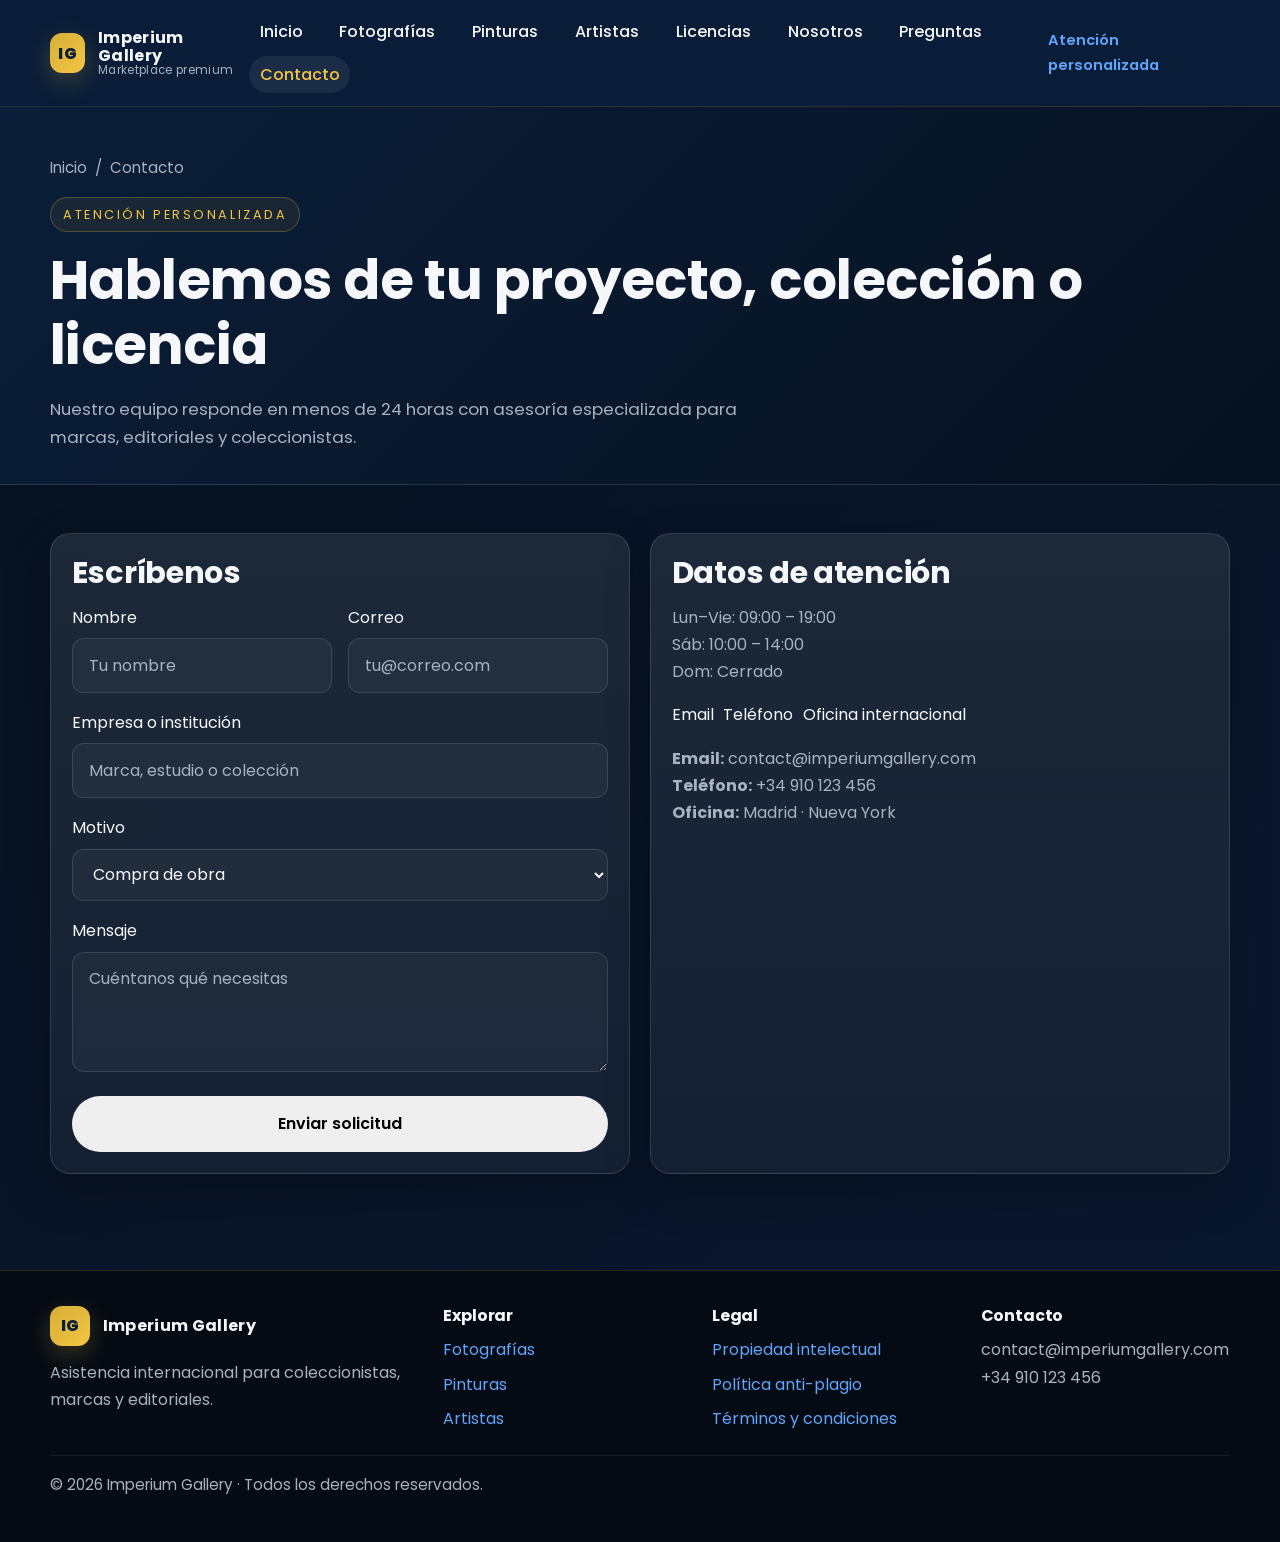
<file: imperium-gallery/contacto/index.html>
<!DOCTYPE html>
<html lang="es">
<head>
  <meta charset="UTF-8">
  <meta name="viewport" content="width=device-width, initial-scale=1.0">
  <title>Imperium Gallery | Contacto</title>
  <meta name="description" content="Solicita asesoría personalizada para licencias, compra de obras, gestión de derechos o colaboración profesional.">
  <meta name="theme-color" content="#0B1F3A">
  <link rel="icon" href="data:image/svg+xml,%3Csvg xmlns='http://www.w3.org/2000/svg' viewBox='0 0 64 64'%3E%3Crect width='64' height='64' rx='16' fill='%230B1F3A'/%3E%3Cpath d='M18 44V20h10l8 12 8-12h10v24h-8V32l-8 12-8-12v12z' fill='%23D4AF37'/%3E%3C/svg%3E">
  <link rel="stylesheet" href="../styles.css">
</head>
<body>
  <header class="site-header"><div class="container header-inner"><a href="../inicio/index.html" class="logo"><span class="logo-mark">IG</span><span class="logo-text">Imperium Gallery<small>Marketplace premium</small></span></a><nav class="main-nav" aria-label="Navegación principal"><ul class="nav-links"><li><a href="../inicio/index.html">Inicio</a></li><li><a href="../fotografias/index.html">Fotografías</a></li><li><a href="../pinturas/index.html">Pinturas</a></li><li><a href="../artistas/index.html">Artistas</a></li><li><a href="../licencias/index.html">Licencias</a></li><li><a href="../nosotros/index.html">Nosotros</a></li><li><a href="../preguntas/index.html">Preguntas</a></li><li><a href="index.html" class="active">Contacto</a></li></ul></nav><a href="index.html" class="btn btn-primary btn-sm">Atención personalizada</a></div></header>
  <main>
    <section class="page-hero"><div class="container"><nav class="breadcrumb" aria-label="breadcrumb"><a href="../inicio/index.html">Inicio</a><span>/</span><span>Contacto</span></nav><span class="eyebrow">Atención personalizada</span><h1>Hablemos de tu proyecto, colección o licencia</h1><p class="lead">Nuestro equipo responde en menos de 24 horas con asesoría especializada para marcas, editoriales y coleccionistas.</p></div></section>
    <section class="section"><div class="container grid grid-2"><div class="form-card"><h2>Escríbenos</h2><form class="form-grid"><div class="field-row"><div class="field"><label for="nombre">Nombre</label><input id="nombre" name="nombre" type="text" placeholder="Tu nombre"></div><div class="field"><label for="email">Correo</label><input id="email" name="email" type="email" placeholder="tu@correo.com"></div></div><div class="field"><label for="empresa">Empresa o institución</label><input id="empresa" name="empresa" type="text" placeholder="Marca, estudio o colección"></div><div class="field"><label for="motivo">Motivo</label><select id="motivo" name="motivo"><option>Compra de obra</option><option>Licencia comercial</option><option>Consulta editorial</option><option>Asesoría de colección</option></select></div><div class="field"><label for="mensaje">Mensaje</label><textarea id="mensaje" name="mensaje" placeholder="Cuéntanos qué necesitas"></textarea></div><button class="btn btn-primary" type="submit">Enviar solicitud</button></form></div><div class="card"><h2>Datos de atención</h2><p>Lun–Vie: 09:00 – 19:00<br>Sáb: 10:00 – 14:00<br>Dom: Cerrado</p><div class="pill-list"><span class="pill">Email</span><span class="pill">Teléfono</span><span class="pill">Oficina internacional</span></div><p style="margin-top:1rem;"><strong>Email:</strong> contact@imperiumgallery.com<br><strong>Teléfono:</strong> +34 910 123 456<br><strong>Oficina:</strong> Madrid · Nueva York</p></div></div></section>
  </main>
  <footer class="site-footer"><div class="container"><div class="footer-grid"><div><a href="../inicio/index.html" class="logo"><span class="logo-mark">IG</span><span class="logo-text">Imperium Gallery</span></a><p style="margin-top:.8rem;">Asistencia internacional para coleccionistas, marcas y editoriales.</p></div><div><h4>Explorar</h4><ul><li><a href="../fotografias/index.html">Fotografías</a></li><li><a href="../pinturas/index.html">Pinturas</a></li><li><a href="../artistas/index.html">Artistas</a></li></ul></div><div><h4>Legal</h4><ul><li><a href="../legal/propiedad-intelectual.html">Propiedad intelectual</a></li><li><a href="../legal/politica-plagio.html">Política anti-plagio</a></li><li><a href="../legal/terminos.html">Términos y condiciones</a></li></ul></div><div><h4>Contacto</h4><p>contact@imperiumgallery.com<br>+34 910 123 456</p></div></div><div class="footer-bottom">© 2026 Imperium Gallery · Todos los derechos reservados.</div></div></footer>
</body></html>
</file>
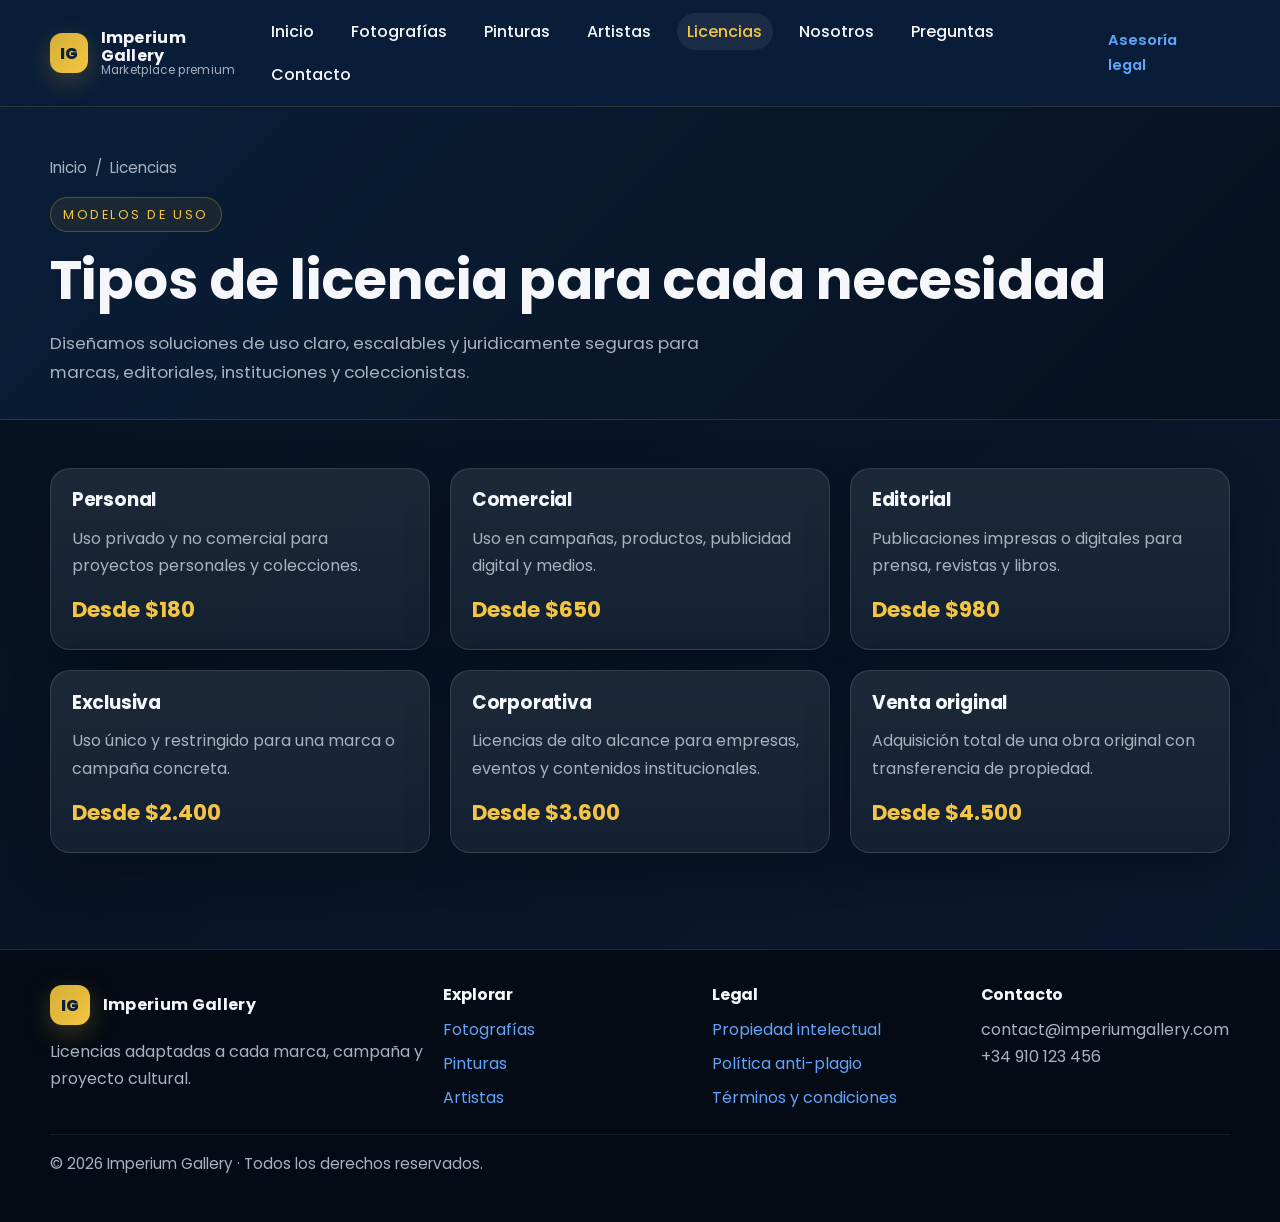
<file: imperium-gallery/licencias/index.html>
<!DOCTYPE html>
<html lang="es">
<head>
  <meta charset="UTF-8">
  <meta name="viewport" content="width=device-width, initial-scale=1.0">
  <title>Imperium Gallery | Licencias</title>
  <meta name="description" content="Conoce los tipos de licencias disponibles para obras protegidas por derechos de autor en Imperium Gallery.">
  <meta name="theme-color" content="#0B1F3A">
  <link rel="icon" href="data:image/svg+xml,%3Csvg xmlns='http://www.w3.org/2000/svg' viewBox='0 0 64 64'%3E%3Crect width='64' height='64' rx='16' fill='%230B1F3A'/%3E%3Cpath d='M18 44V20h10l8 12 8-12h10v24h-8V32l-8 12-8-12v12z' fill='%23D4AF37'/%3E%3C/svg%3E">
  <link rel="stylesheet" href="../styles.css">
</head>
<body>
  <header class="site-header"><div class="container header-inner"><a href="../inicio/index.html" class="logo"><span class="logo-mark">IG</span><span class="logo-text">Imperium Gallery<small>Marketplace premium</small></span></a><nav class="main-nav" aria-label="Navegación principal"><ul class="nav-links"><li><a href="../inicio/index.html">Inicio</a></li><li><a href="../fotografias/index.html">Fotografías</a></li><li><a href="../pinturas/index.html">Pinturas</a></li><li><a href="../artistas/index.html">Artistas</a></li><li><a href="index.html" class="active">Licencias</a></li><li><a href="../nosotros/index.html">Nosotros</a></li><li><a href="../preguntas/index.html">Preguntas</a></li><li><a href="../contacto/index.html">Contacto</a></li></ul></nav><a href="../contacto/index.html" class="btn btn-primary btn-sm">Asesoría legal</a></div></header>
  <main>
    <section class="page-hero"><div class="container"><nav class="breadcrumb" aria-label="breadcrumb"><a href="../inicio/index.html">Inicio</a><span>/</span><span>Licencias</span></nav><span class="eyebrow">Modelos de uso</span><h1>Tipos de licencia para cada necesidad</h1><p class="lead">Diseñamos soluciones de uso claro, escalables y juridicamente seguras para marcas, editoriales, instituciones y coleccionistas.</p></div></section>
    <section class="section"><div class="container grid grid-3"><article class="license-card"><h3>Personal</h3><p>Uso privado y no comercial para proyectos personales y colecciones.</p><div class="price">Desde $180</div></article><article class="license-card"><h3>Comercial</h3><p>Uso en campañas, productos, publicidad digital y medios.</p><div class="price">Desde $650</div></article><article class="license-card"><h3>Editorial</h3><p>Publicaciones impresas o digitales para prensa, revistas y libros.</p><div class="price">Desde $980</div></article><article class="license-card"><h3>Exclusiva</h3><p>Uso único y restringido para una marca o campaña concreta.</p><div class="price">Desde $2.400</div></article><article class="license-card"><h3>Corporativa</h3><p>Licencias de alto alcance para empresas, eventos y contenidos institucionales.</p><div class="price">Desde $3.600</div></article><article class="license-card"><h3>Venta original</h3><p>Adquisición total de una obra original con transferencia de propiedad.</p><div class="price">Desde $4.500</div></article></div></section>
  </main>
  <footer class="site-footer"><div class="container"><div class="footer-grid"><div><a href="../inicio/index.html" class="logo"><span class="logo-mark">IG</span><span class="logo-text">Imperium Gallery</span></a><p style="margin-top:.8rem;">Licencias adaptadas a cada marca, campaña y proyecto cultural.</p></div><div><h4>Explorar</h4><ul><li><a href="../fotografias/index.html">Fotografías</a></li><li><a href="../pinturas/index.html">Pinturas</a></li><li><a href="../artistas/index.html">Artistas</a></li></ul></div><div><h4>Legal</h4><ul><li><a href="../legal/propiedad-intelectual.html">Propiedad intelectual</a></li><li><a href="../legal/politica-plagio.html">Política anti-plagio</a></li><li><a href="../legal/terminos.html">Términos y condiciones</a></li></ul></div><div><h4>Contacto</h4><p>contact@imperiumgallery.com<br>+34 910 123 456</p></div></div><div class="footer-bottom">© 2026 Imperium Gallery · Todos los derechos reservados.</div></div></footer>
</body></html>
</file>
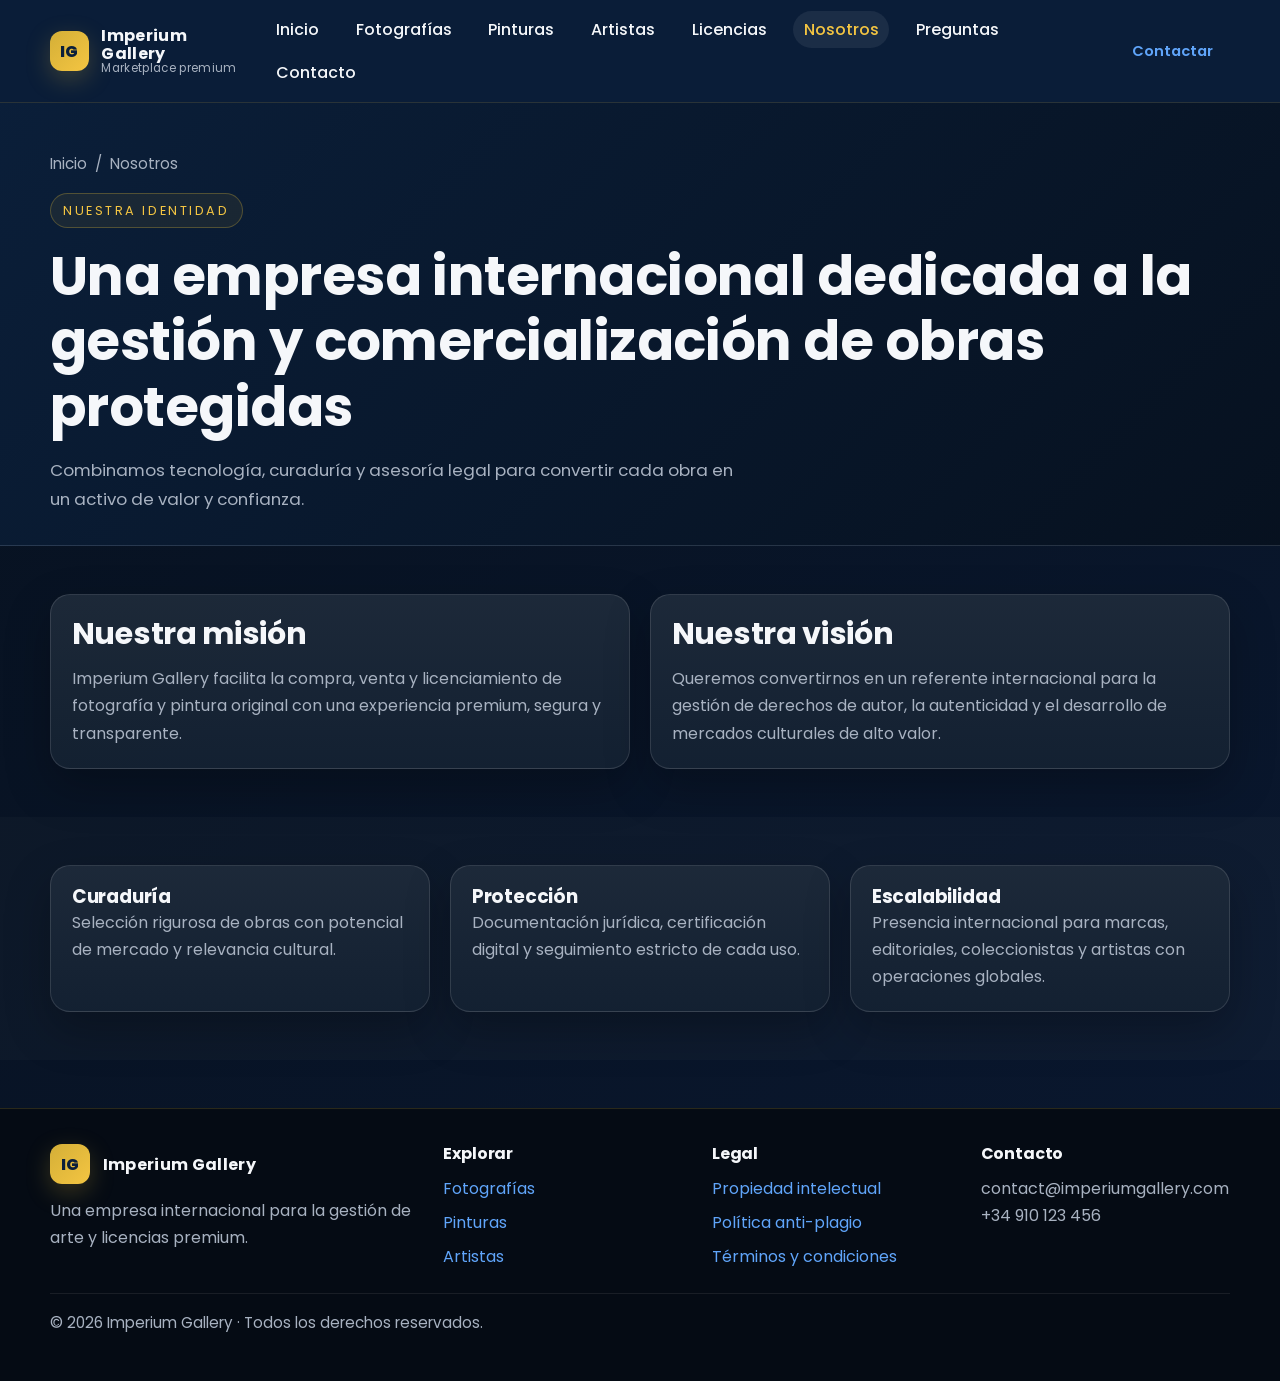
<file: imperium-gallery/nosotros/index.html>
<!DOCTYPE html>
<html lang="es">
<head>
  <meta charset="UTF-8">
  <meta name="viewport" content="width=device-width, initial-scale=1.0">
  <title>Imperium Gallery | Nosotros</title>
  <meta name="description" content="Conoce la misión, visión y equipo de Imperium Gallery como marketplace internacional de arte y licencias.">
  <meta name="theme-color" content="#0B1F3A">
  <link rel="icon" href="data:image/svg+xml,%3Csvg xmlns='http://www.w3.org/2000/svg' viewBox='0 0 64 64'%3E%3Crect width='64' height='64' rx='16' fill='%230B1F3A'/%3E%3Cpath d='M18 44V20h10l8 12 8-12h10v24h-8V32l-8 12-8-12v12z' fill='%23D4AF37'/%3E%3C/svg%3E">
  <link rel="stylesheet" href="../styles.css">
</head>
<body>
  <header class="site-header"><div class="container header-inner"><a href="../inicio/index.html" class="logo"><span class="logo-mark">IG</span><span class="logo-text">Imperium Gallery<small>Marketplace premium</small></span></a><nav class="main-nav" aria-label="Navegación principal"><ul class="nav-links"><li><a href="../inicio/index.html">Inicio</a></li><li><a href="../fotografias/index.html">Fotografías</a></li><li><a href="../pinturas/index.html">Pinturas</a></li><li><a href="../artistas/index.html">Artistas</a></li><li><a href="../licencias/index.html">Licencias</a></li><li><a href="index.html" class="active">Nosotros</a></li><li><a href="../preguntas/index.html">Preguntas</a></li><li><a href="../contacto/index.html">Contacto</a></li></ul></nav><a href="../contacto/index.html" class="btn btn-primary btn-sm">Contactar</a></div></header>
  <main>
    <section class="page-hero"><div class="container"><nav class="breadcrumb" aria-label="breadcrumb"><a href="../inicio/index.html">Inicio</a><span>/</span><span>Nosotros</span></nav><span class="eyebrow">Nuestra identidad</span><h1>Una empresa internacional dedicada a la gestión y comercialización de obras protegidas</h1><p class="lead">Combinamos tecnología, curaduría y asesoría legal para convertir cada obra en un activo de valor y confianza.</p></div></section>
    <section class="section"><div class="container grid grid-2"><div class="card"><h2>Nuestra misión</h2><p>Imperium Gallery facilita la compra, venta y licenciamiento de fotografía y pintura original con una experiencia premium, segura y transparente.</p></div><div class="card"><h2>Nuestra visión</h2><p>Queremos convertirnos en un referente internacional para la gestión de derechos de autor, la autenticidad y el desarrollo de mercados culturales de alto valor.</p></div></div></section>
    <section class="section section-alt"><div class="container grid grid-3"><div class="stats-card"><h3>Curaduría</h3><p>Selección rigurosa de obras con potencial de mercado y relevancia cultural.</p></div><div class="stats-card"><h3>Protección</h3><p>Documentación jurídica, certificación digital y seguimiento estricto de cada uso.</p></div><div class="stats-card"><h3>Escalabilidad</h3><p>Presencia internacional para marcas, editoriales, coleccionistas y artistas con operaciones globales.</p></div></div></section>
  </main>
  <footer class="site-footer"><div class="container"><div class="footer-grid"><div><a href="../inicio/index.html" class="logo"><span class="logo-mark">IG</span><span class="logo-text">Imperium Gallery</span></a><p style="margin-top:.8rem;">Una empresa internacional para la gestión de arte y licencias premium.</p></div><div><h4>Explorar</h4><ul><li><a href="../fotografias/index.html">Fotografías</a></li><li><a href="../pinturas/index.html">Pinturas</a></li><li><a href="../artistas/index.html">Artistas</a></li></ul></div><div><h4>Legal</h4><ul><li><a href="../legal/propiedad-intelectual.html">Propiedad intelectual</a></li><li><a href="../legal/politica-plagio.html">Política anti-plagio</a></li><li><a href="../legal/terminos.html">Términos y condiciones</a></li></ul></div><div><h4>Contacto</h4><p>contact@imperiumgallery.com<br>+34 910 123 456</p></div></div><div class="footer-bottom">© 2026 Imperium Gallery · Todos los derechos reservados.</div></div></footer>
</body></html>
</file>
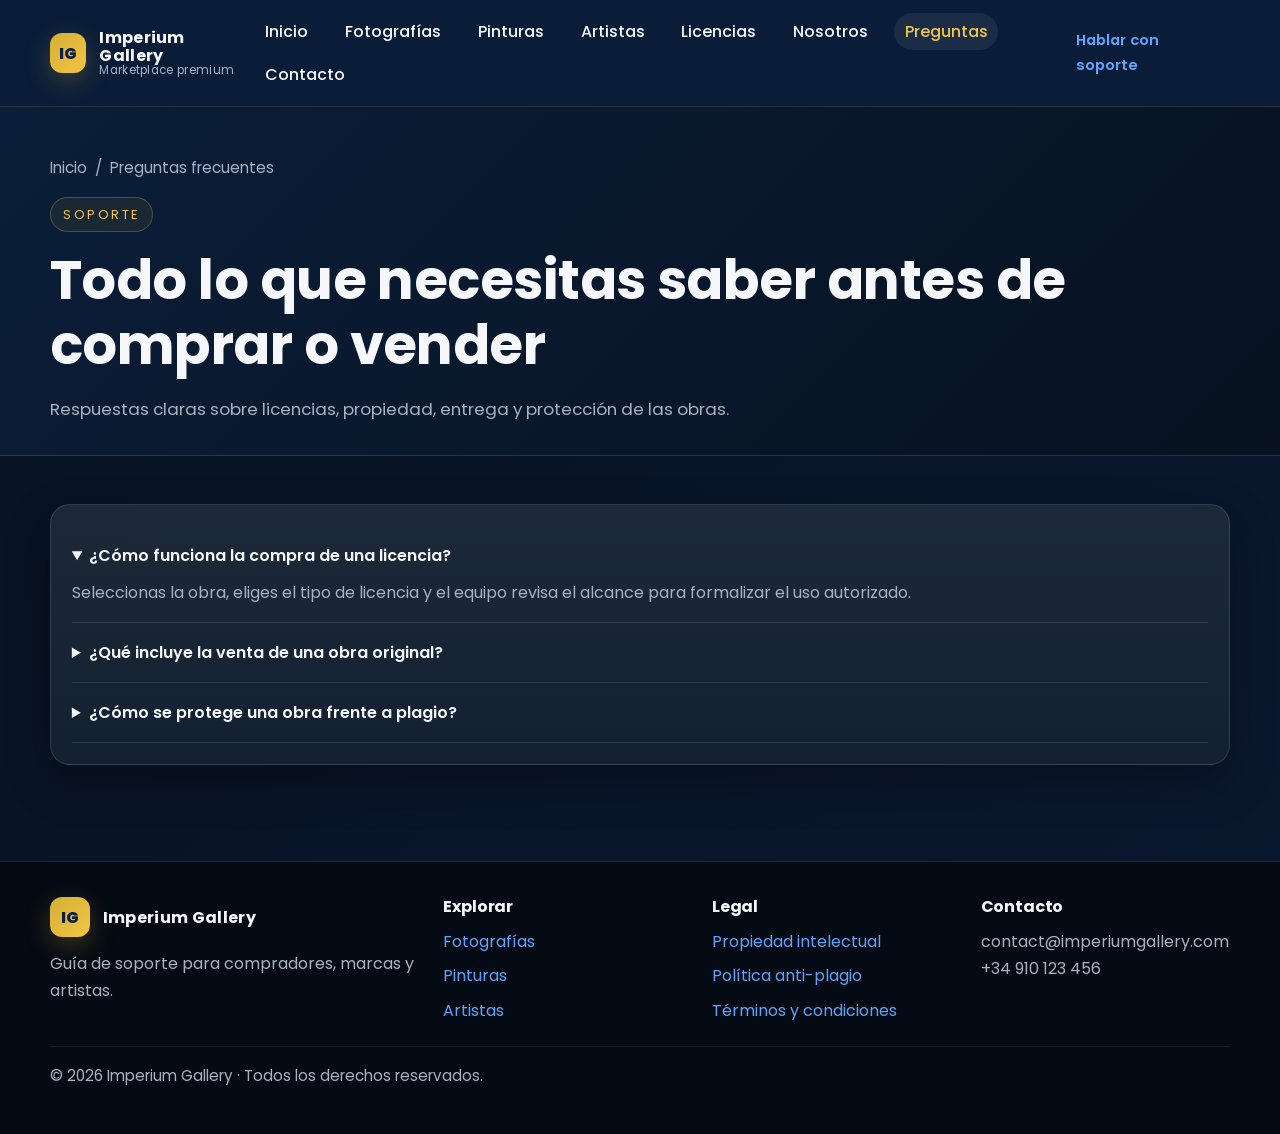
<file: imperium-gallery/preguntas/index.html>
<!DOCTYPE html>
<html lang="es">
<head>
  <meta charset="UTF-8">
  <meta name="viewport" content="width=device-width, initial-scale=1.0">
  <title>Imperium Gallery | Preguntas frecuentes</title>
  <meta name="description" content="Respuestas claras sobre compras, licencias, derechos de autor y ventas en Imperium Gallery.">
  <meta name="theme-color" content="#0B1F3A">
  <link rel="icon" href="data:image/svg+xml,%3Csvg xmlns='http://www.w3.org/2000/svg' viewBox='0 0 64 64'%3E%3Crect width='64' height='64' rx='16' fill='%230B1F3A'/%3E%3Cpath d='M18 44V20h10l8 12 8-12h10v24h-8V32l-8 12-8-12v12z' fill='%23D4AF37'/%3E%3C/svg%3E">
  <link rel="stylesheet" href="../styles.css">
</head>
<body>
  <header class="site-header"><div class="container header-inner"><a href="../inicio/index.html" class="logo"><span class="logo-mark">IG</span><span class="logo-text">Imperium Gallery<small>Marketplace premium</small></span></a><nav class="main-nav" aria-label="Navegación principal"><ul class="nav-links"><li><a href="../inicio/index.html">Inicio</a></li><li><a href="../fotografias/index.html">Fotografías</a></li><li><a href="../pinturas/index.html">Pinturas</a></li><li><a href="../artistas/index.html">Artistas</a></li><li><a href="../licencias/index.html">Licencias</a></li><li><a href="../nosotros/index.html">Nosotros</a></li><li><a href="index.html" class="active">Preguntas</a></li><li><a href="../contacto/index.html">Contacto</a></li></ul></nav><a href="../contacto/index.html" class="btn btn-primary btn-sm">Hablar con soporte</a></div></header>
  <main>
    <section class="page-hero"><div class="container"><nav class="breadcrumb" aria-label="breadcrumb"><a href="../inicio/index.html">Inicio</a><span>/</span><span>Preguntas frecuentes</span></nav><span class="eyebrow">Soporte</span><h1>Todo lo que necesitas saber antes de comprar o vender</h1><p class="lead">Respuestas claras sobre licencias, propiedad, entrega y protección de las obras.</p></div></section>
    <section class="section"><div class="container"><div class="card details-list"><details open><summary>¿Cómo funciona la compra de una licencia?</summary><p>Seleccionas la obra, eliges el tipo de licencia y el equipo revisa el alcance para formalizar el uso autorizado.</p></details><details><summary>¿Qué incluye la venta de una obra original?</summary><p>Incluye certificado de autenticidad, documentación legal, entrega segura y apoyo para transporte internacional.</p></details><details><summary>¿Cómo se protege una obra frente a plagio?</summary><p>Se registra el archivo con metadatos, firma digital y seguimiento jurídico para detectar uso no autorizado.</p></details></div></div></section>
  </main>
  <footer class="site-footer"><div class="container"><div class="footer-grid"><div><a href="../inicio/index.html" class="logo"><span class="logo-mark">IG</span><span class="logo-text">Imperium Gallery</span></a><p style="margin-top:.8rem;">Guía de soporte para compradores, marcas y artistas.</p></div><div><h4>Explorar</h4><ul><li><a href="../fotografias/index.html">Fotografías</a></li><li><a href="../pinturas/index.html">Pinturas</a></li><li><a href="../artistas/index.html">Artistas</a></li></ul></div><div><h4>Legal</h4><ul><li><a href="../legal/propiedad-intelectual.html">Propiedad intelectual</a></li><li><a href="../legal/politica-plagio.html">Política anti-plagio</a></li><li><a href="../legal/terminos.html">Términos y condiciones</a></li></ul></div><div><h4>Contacto</h4><p>contact@imperiumgallery.com<br>+34 910 123 456</p></div></div><div class="footer-bottom">© 2026 Imperium Gallery · Todos los derechos reservados.</div></div></footer>
</body></html>
</file>
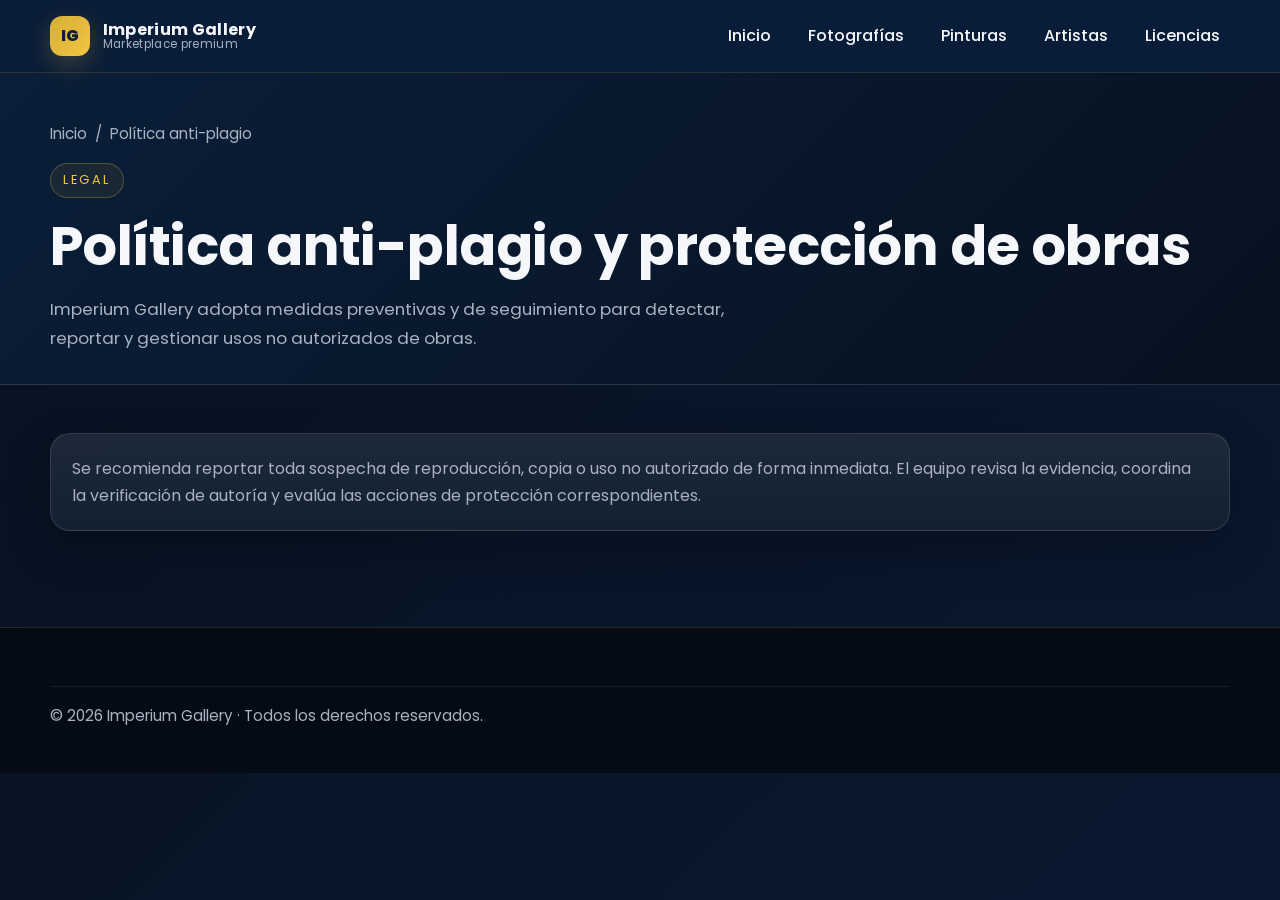
<file: imperium-gallery/legal/politica-plagio.html>
<!DOCTYPE html><html lang="es"><head><meta charset="UTF-8"><meta name="viewport" content="width=device-width, initial-scale=1.0"><title>Imperium Gallery | Política anti-plagio</title><meta name="description" content="Política de protección contra plagio y uso no autorizado de obras en Imperium Gallery."><meta name="theme-color" content="#0B1F3A"><link rel="icon" href="data:image/svg+xml,%3Csvg xmlns='http://www.w3.org/2000/svg' viewBox='0 0 64 64'%3E%3Crect width='64' height='64' rx='16' fill='%230B1F3A'/%3E%3Cpath d='M18 44V20h10l8 12 8-12h10v24h-8V32l-8 12-8-12v12z' fill='%23D4AF37'/%3E%3C/svg%3E"><link rel="stylesheet" href="../styles.css"></head><body><header class="site-header"><div class="container header-inner"><a href="../inicio/index.html" class="logo"><span class="logo-mark">IG</span><span class="logo-text">Imperium Gallery<small>Marketplace premium</small></span></a><nav class="main-nav" aria-label="Navegación principal"><ul class="nav-links"><li><a href="../inicio/index.html">Inicio</a></li><li><a href="../fotografias/index.html">Fotografías</a></li><li><a href="../pinturas/index.html">Pinturas</a></li><li><a href="../artistas/index.html">Artistas</a></li><li><a href="../licencias/index.html">Licencias</a></li></ul></nav></div></header><main><section class="page-hero"><div class="container"><nav class="breadcrumb" aria-label="breadcrumb"><a href="../inicio/index.html">Inicio</a><span>/</span><span>Política anti-plagio</span></nav><span class="eyebrow">Legal</span><h1>Política anti-plagio y protección de obras</h1><p class="lead">Imperium Gallery adopta medidas preventivas y de seguimiento para detectar, reportar y gestionar usos no autorizados de obras.</p></div></section><section class="section"><div class="container card"><p>Se recomienda reportar toda sospecha de reproducción, copia o uso no autorizado de forma inmediata. El equipo revisa la evidencia, coordina la verificación de autoría y evalúa las acciones de protección correspondientes.</p></div></section></main><footer class="site-footer"><div class="container"><div class="footer-bottom">© 2026 Imperium Gallery · Todos los derechos reservados.</div></div></footer></body></html>
</file>
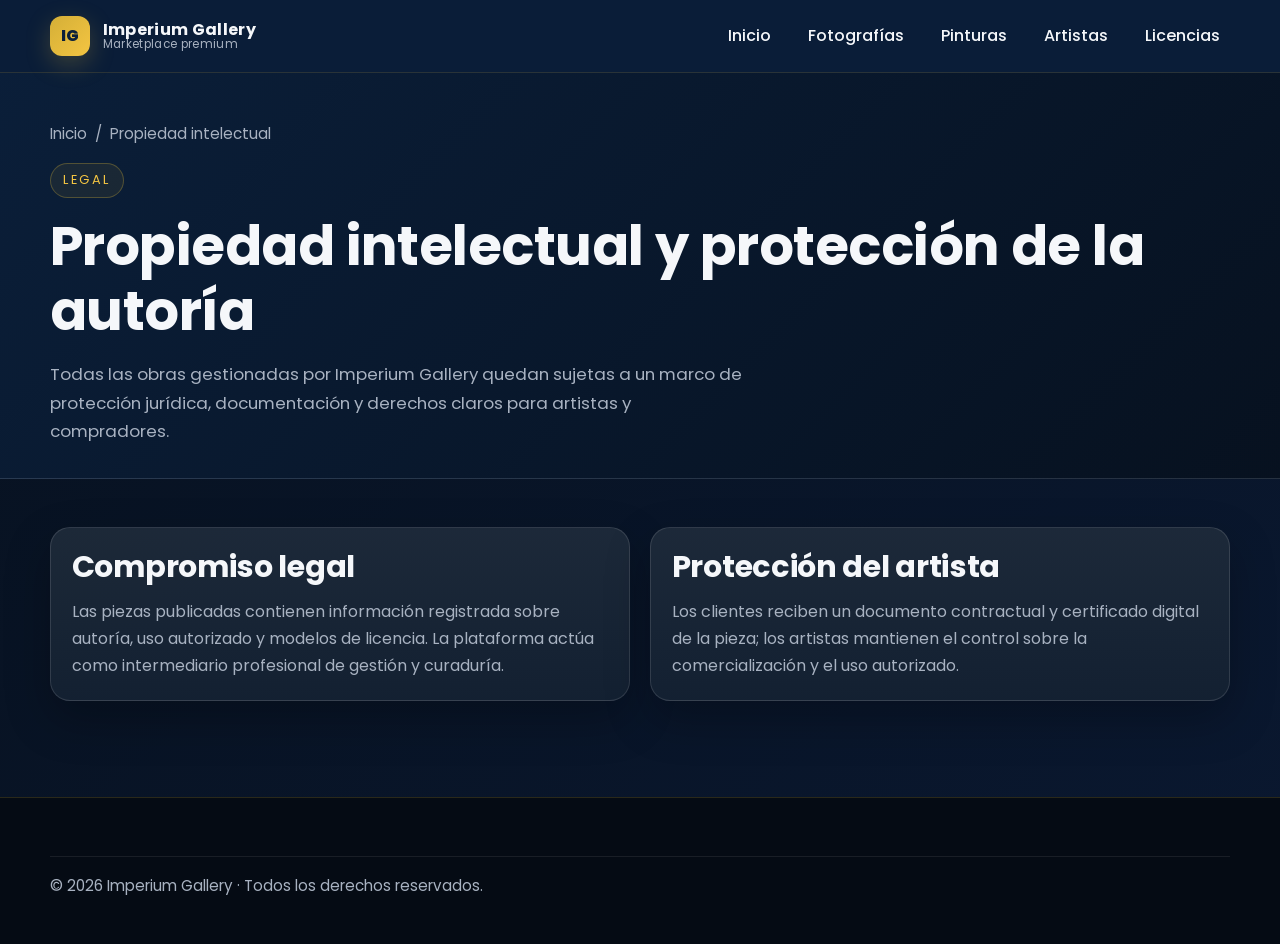
<file: imperium-gallery/legal/propiedad-intelectual.html>
<!DOCTYPE html><html lang="es"><head><meta charset="UTF-8"><meta name="viewport" content="width=device-width, initial-scale=1.0"><title>Imperium Gallery | Propiedad intelectual</title><meta name="description" content="Política de propiedad intelectual de Imperium Gallery para obras y licencias digitales."><meta name="theme-color" content="#0B1F3A"><link rel="icon" href="data:image/svg+xml,%3Csvg xmlns='http://www.w3.org/2000/svg' viewBox='0 0 64 64'%3E%3Crect width='64' height='64' rx='16' fill='%230B1F3A'/%3E%3Cpath d='M18 44V20h10l8 12 8-12h10v24h-8V32l-8 12-8-12v12z' fill='%23D4AF37'/%3E%3C/svg%3E"><link rel="stylesheet" href="../styles.css"></head><body><header class="site-header"><div class="container header-inner"><a href="../inicio/index.html" class="logo"><span class="logo-mark">IG</span><span class="logo-text">Imperium Gallery<small>Marketplace premium</small></span></a><nav class="main-nav" aria-label="Navegación principal"><ul class="nav-links"><li><a href="../inicio/index.html">Inicio</a></li><li><a href="../fotografias/index.html">Fotografías</a></li><li><a href="../pinturas/index.html">Pinturas</a></li><li><a href="../artistas/index.html">Artistas</a></li><li><a href="../licencias/index.html">Licencias</a></li></ul></nav></div></header><main><section class="page-hero"><div class="container"><nav class="breadcrumb" aria-label="breadcrumb"><a href="../inicio/index.html">Inicio</a><span>/</span><span>Propiedad intelectual</span></nav><span class="eyebrow">Legal</span><h1>Propiedad intelectual y protección de la autoría</h1><p class="lead">Todas las obras gestionadas por Imperium Gallery quedan sujetas a un marco de protección jurídica, documentación y derechos claros para artistas y compradores.</p></div></section><section class="section"><div class="container grid grid-2"><div class="card"><h2>Compromiso legal</h2><p>Las piezas publicadas contienen información registrada sobre autoría, uso autorizado y modelos de licencia. La plataforma actúa como intermediario profesional de gestión y curaduría.</p></div><div class="card"><h2>Protección del artista</h2><p>Los clientes reciben un documento contractual y certificado digital de la pieza; los artistas mantienen el control sobre la comercialización y el uso autorizado.</p></div></div></section></main><footer class="site-footer"><div class="container"><div class="footer-bottom">© 2026 Imperium Gallery · Todos los derechos reservados.</div></div></footer></body></html>
</file>
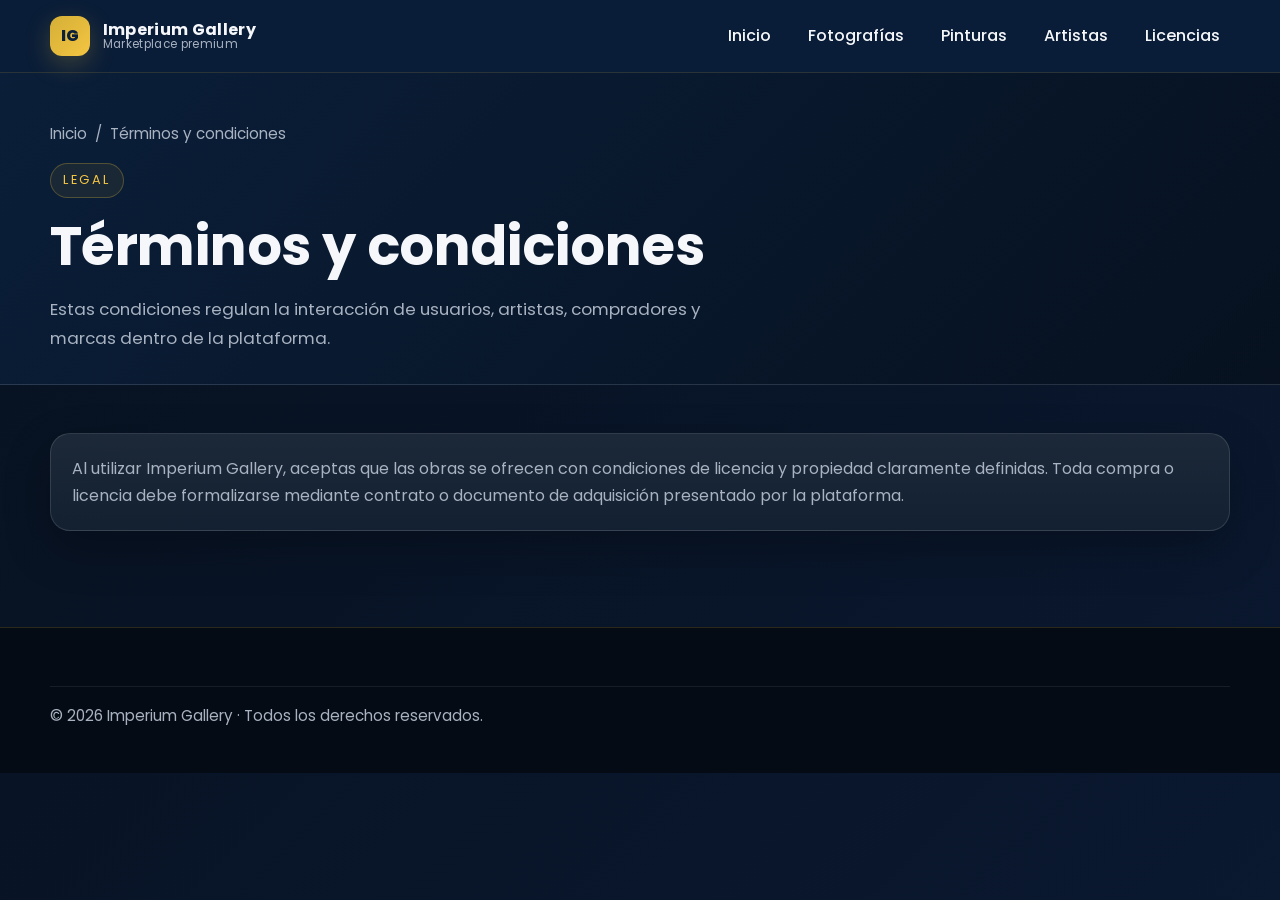
<file: imperium-gallery/legal/terminos.html>
<!DOCTYPE html><html lang="es"><head><meta charset="UTF-8"><meta name="viewport" content="width=device-width, initial-scale=1.0"><title>Imperium Gallery | Términos y condiciones</title><meta name="description" content="Términos y condiciones de la plataforma Imperium Gallery para compras, licencias y ventas de obras."><meta name="theme-color" content="#0B1F3A"><link rel="icon" href="data:image/svg+xml,%3Csvg xmlns='http://www.w3.org/2000/svg' viewBox='0 0 64 64'%3E%3Crect width='64' height='64' rx='16' fill='%230B1F3A'/%3E%3Cpath d='M18 44V20h10l8 12 8-12h10v24h-8V32l-8 12-8-12v12z' fill='%23D4AF37'/%3E%3C/svg%3E"><link rel="stylesheet" href="../styles.css"></head><body><header class="site-header"><div class="container header-inner"><a href="../inicio/index.html" class="logo"><span class="logo-mark">IG</span><span class="logo-text">Imperium Gallery<small>Marketplace premium</small></span></a><nav class="main-nav" aria-label="Navegación principal"><ul class="nav-links"><li><a href="../inicio/index.html">Inicio</a></li><li><a href="../fotografias/index.html">Fotografías</a></li><li><a href="../pinturas/index.html">Pinturas</a></li><li><a href="../artistas/index.html">Artistas</a></li><li><a href="../licencias/index.html">Licencias</a></li></ul></nav></div></header><main><section class="page-hero"><div class="container"><nav class="breadcrumb" aria-label="breadcrumb"><a href="../inicio/index.html">Inicio</a><span>/</span><span>Términos y condiciones</span></nav><span class="eyebrow">Legal</span><h1>Términos y condiciones</h1><p class="lead">Estas condiciones regulan la interacción de usuarios, artistas, compradores y marcas dentro de la plataforma.</p></div></section><section class="section"><div class="container card"><p>Al utilizar Imperium Gallery, aceptas que las obras se ofrecen con condiciones de licencia y propiedad claramente definidas. Toda compra o licencia debe formalizarse mediante contrato o documento de adquisición presentado por la plataforma.</p></div></section></main><footer class="site-footer"><div class="container"><div class="footer-bottom">© 2026 Imperium Gallery · Todos los derechos reservados.</div></div></footer></body></html>
</file>
<file: imperium-gallery/styles.css>
@import url('https://fonts.googleapis.com/css2?family=Poppins:wght@300;400;500;600;700;800&display=swap');

:root {
  --bg: #07111F;
  --bg-soft: #0F1D2F;
  --panel: #1E2A3A;
  --panel-2: #142132;
  --text: #F5F7FA;
  --muted: #A8B2C1;
  --line: rgba(255,255,255,0.12);
  --navy: #0B1F3A;
  --blue: #2563EB;
  --blue-hover: #3B82F6;
  --gold: #D4AF37;
  --gold-bright: #F4C542;
  --link: #60A5FA;
  --footer: #050B14;
  --shadow: 0 18px 45px rgba(0,0,0,0.25);
  --radius: 20px;
  --container: 1180px;
  --transition: 220ms ease;
}

* { box-sizing: border-box; margin: 0; padding: 0; }
html { scroll-behavior: smooth; }
body {
  font-family: 'Poppins', 'Segoe UI', Arial, sans-serif;
  color: var(--text);
  background: linear-gradient(135deg, var(--bg) 0%, #0a1830 100%);
  line-height: 1.7;
  min-height: 100vh;
}
a { color: var(--link); text-decoration: none; transition: color var(--transition), transform var(--transition), border-color var(--transition); }
a:hover { color: var(--gold-bright); }
img { display: block; max-width: 100%; height: auto; object-fit: cover; }
button, input, select, textarea { font: inherit; }
button { cursor: pointer; }

.container {
  width: min(100% - 2rem, var(--container));
  margin: 0 auto;
}
.site-header {
  position: sticky;
  top: 0;
  z-index: 100;
  background: rgba(11, 31, 58, 0.96);
  backdrop-filter: blur(14px);
  border-bottom: 1px solid rgba(212,175,55,0.15);
}
.header-inner {
  display: flex;
  align-items: center;
  justify-content: space-between;
  gap: 1rem;
  padding: 1rem 0;
}
.logo { display: inline-flex; align-items: center; gap: 0.8rem; color: var(--text); font-weight: 700; letter-spacing: .02em; }
.logo-mark {
  display: inline-flex; align-items: center; justify-content: center;
  width: 40px; height: 40px; border-radius: 12px;
  background: linear-gradient(135deg, var(--gold) 0%, var(--gold-bright) 100%);
  color: var(--navy); font-weight: 800; box-shadow: 0 8px 24px rgba(212,175,55,0.25);
}
.logo-text { display: flex; flex-direction: column; line-height: 1.1; }
.logo-text small { font-size: .72rem; font-weight: 400; color: var(--muted); }
.main-nav { display: flex; align-items: center; gap: 1rem; }
.nav-links { display: flex; align-items: center; gap: 1rem; list-style: none; flex-wrap: wrap; }
.nav-links a { color: var(--text); font-weight: 500; padding: .45rem .65rem; border-radius: 999px; }
.nav-links a:hover, .nav-links a.active { color: var(--gold-bright); background: rgba(255,255,255,0.07); }
.nav-toggle { display: none; }

.btn {
  display: inline-flex; align-items: center; justify-content: center;
  gap: .5rem; padding: .85rem 1.2rem; border-radius: 999px; border: 1px solid transparent;
  font-weight: 600; transition: transform var(--transition), box-shadow var(--transition), background var(--transition), color var(--transition);
}
.btn:hover { transform: translateY(-2px); };
.btn-primary { background: linear-gradient(135deg, var(--gold) 0%, var(--gold-bright) 100%); color: var(--navy); box-shadow: 0 12px 30px rgba(212,175,55,0.22); };
.btn-primary:hover { box-shadow: 0 14px 34px rgba(212,175,55,0.3); color: var(--navy); }
.btn-secondary { background: linear-gradient(135deg, var(--blue) 0%, var(--blue-hover) 100%); color: white; }
.btn-secondary:hover { color: white; }
.btn-ghost { background: transparent; border-color: var(--line); color: var(--text); }
.btn-sm { padding: .7rem 1rem; font-size: .92rem; }

main { padding-bottom: 3rem; }
.hero {
  padding: 4.5rem 0 3rem; background: radial-gradient(circle at top left, rgba(37,99,235,0.25), transparent 28%), linear-gradient(140deg, rgba(11,31,58,0.95), rgba(7,17,31,0.95));
}
.hero-grid { display: grid; grid-template-columns: 1.2fr .8fr; gap: 2rem; align-items: center; }
.eyebrow {
  display: inline-flex; align-items: center; gap: .4rem; padding: .35rem .75rem; margin-bottom: 1rem;
  font-size: .8rem; letter-spacing: .2em; text-transform: uppercase; color: var(--gold-bright); border: 1px solid rgba(212,175,55,0.3); border-radius: 999px; background: rgba(212,175,55,0.08);
}
h1, h2, h3, h4 { line-height: 1.2; letter-spacing: -.01em; }
h1 { font-size: clamp(2rem, 3vw + 1rem, 3.4rem); margin-bottom: 1rem; }
h2 { font-size: clamp(1.4rem, 1vw + 1.1rem, 2rem); margin-bottom: .8rem; }
.lead, .section-copy { color: var(--muted); font-size: 1.05rem; max-width: 700px; }
.hero-actions { display: flex; gap: 1rem; margin-top: 1.4rem; flex-wrap: wrap; }
.hero-points { list-style: none; margin-top: 1.3rem; display: grid; gap: .7rem; color: var(--muted); }
.hero-points li { display: flex; gap: .6rem; align-items: flex-start; }
.hero-points li::before { content: '•'; color: var(--gold-bright); font-size: 1.1rem; }
.hero-card, .card, .panel, .quote-card, .license-card, .detail-panel, .info-block, .stats-card, .form-card, .gallery-card, .profile-card {
  background: linear-gradient(180deg, rgba(30,42,58,0.95), rgba(20,33,50,0.95));
  border: 1px solid var(--line);
  border-radius: var(--radius);
  box-shadow: var(--shadow);
}
.hero-card { padding: 1.5rem; }
.hero-stats { display: grid; grid-template-columns: repeat(2, minmax(0, 1fr)); gap: .9rem; margin-top: 1rem; }
.hero-stat { padding: 1rem; border-radius: 16px; background: rgba(255,255,255,0.05); }
.hero-stat strong { display: block; font-size: 1.15rem; color: var(--gold-bright); }
.hero-stat span { color: var(--muted); font-size: .92rem; }

section { padding: 3rem 0; }
.section-alt { background: rgba(255,255,255,0.02); }
.section-intro { display: flex; flex-direction: column; gap: .5rem; margin-bottom: 1.4rem; }
.section-title { font-size: 1.45rem; margin-bottom: .2rem; }
.grid { display: grid; gap: 1.25rem; }
.grid-2 { grid-template-columns: repeat(2, minmax(0, 1fr)); }
.grid-3 { grid-template-columns: repeat(3, minmax(0, 1fr)); }
.grid-4 { grid-template-columns: repeat(4, minmax(0, 1fr)); }
.card, .panel, .quote-card, .license-card, .detail-panel, .info-block, .stats-card, .form-card, .gallery-card, .profile-card { padding: 1.3rem; }
.card:hover, .gallery-card:hover, .license-card:hover, .profile-card:hover { transform: translateY(-4px); border-color: rgba(212,175,55,0.45); transition: transform var(--transition), border-color var(--transition); }
.card p, .panel p, .quote-card p, .license-card p, .detail-panel p, .info-block p, .stats-card p, .form-card p, .gallery-card p, .profile-card p { color: var(--muted); }

.pill-list { display: flex; flex-wrap: wrap; gap: .6rem; margin-top: 1rem; };
.pill { display: inline-flex; align-items: center; padding: .5rem .75rem; border-radius: 999px; background: rgba(37,99,235,0.15); color: var(--link); font-size: .9rem; };

.filters { display: flex; flex-wrap: wrap; gap: .8rem; align-items: center; padding: 1rem; background: rgba(255,255,255,0.04); border: 1px solid var(--line); border-radius: 16px; }
.filters input, .filters select, .field input, .field select, .field textarea {
  width: 100%; min-width: 180px; border: 1px solid var(--line); background: rgba(255,255,255,0.04); color: var(--text); padding: .8rem 1rem; border-radius: 12px;
}
.filters input::placeholder, .field input::placeholder, .field textarea::placeholder { color: var(--muted); }
.field textarea { min-height: 120px; resize: vertical; }

.gallery-card img, .profile-card img, .work-media img, .detail-panel img { border-radius: 16px; margin-bottom: .95rem; aspect-ratio: 4 / 3; width: 100%; }
.work-meta, .artist-meta, .stats-list { display: flex; flex-wrap: wrap; justify-content: space-between; gap: .6rem; color: var(--muted); font-size: .93rem; margin-top: .9rem; }
.price { color: var(--gold-bright); font-weight: 700; }

.quote-card blockquote { font-size: 1.02rem; color: var(--text); margin-bottom: 1rem; }
.quote-card cite { color: var(--muted); font-style: normal; }

.info-block h3 { margin-bottom: .4rem; }

.form-grid { display: grid; gap: 1rem; }
.field { display: grid; gap: .45rem; }
.field-row { display: grid; grid-template-columns: repeat(2, minmax(0,1fr)); gap: 1rem; }
.form-card .btn { margin-top: .5rem; }

.license-card { display: flex; flex-direction: column; gap: .8rem; }
.license-card .price { font-size: 1.35rem; }

.page-hero {
  padding: 3rem 0 2rem; background: linear-gradient(135deg, rgba(11,31,58,0.95), rgba(7,17,31,0.95)); border-bottom: 1px solid var(--line);
}
.breadcrumb { display: flex; flex-wrap: wrap; gap: .5rem; color: var(--muted); margin-bottom: 1rem; font-size: .95rem; }
.breadcrumb a { color: var(--muted); }

.site-footer {
  background: var(--footer); border-top: 1px solid rgba(212,175,55,0.18); padding: 2.2rem 0 2.8rem; color: var(--muted);
}
.footer-grid { display: grid; grid-template-columns: 1.2fr .8fr .8fr .8fr; gap: 1.2rem; }
.footer-grid h4 { color: var(--text); margin-bottom: .7rem; }
.footer-grid ul { list-style: none; display: grid; gap: .45rem; }
.footer-bottom { margin-top: 1.4rem; padding-top: 1rem; border-top: 1px solid rgba(255,255,255,0.08); color: var(--muted); font-size: .95rem; }

.details-list details { padding: 1rem 0; border-bottom: 1px solid var(--line); }
details summary { cursor: pointer; font-weight: 600; color: var(--text); }
.details-list p { margin-top: .6rem; color: var(--muted); }

.visually-hidden { position: absolute; width: 1px; height: 1px; padding: 0; margin: -1px; overflow: hidden; clip: rect(0,0,0,0); white-space: nowrap; border: 0; }

@media (max-width: 960px) {
  .hero-grid, .grid-2, .grid-3, .grid-4, .footer-grid { grid-template-columns: 1fr 1fr; }
  .field-row { grid-template-columns: 1fr; }
}
@media (max-width: 700px) {
  .main-nav { display: none; }
  .nav-toggle { display: inline-flex; }
  .hero-grid, .grid-2, .grid-3, .grid-4, .footer-grid { grid-template-columns: 1fr; }
  .hero-stats { grid-template-columns: 1fr; }
  .hero-actions { flex-direction: column; align-items: flex-start; }
  .header-inner { flex-wrap: wrap; }
}
</file>
